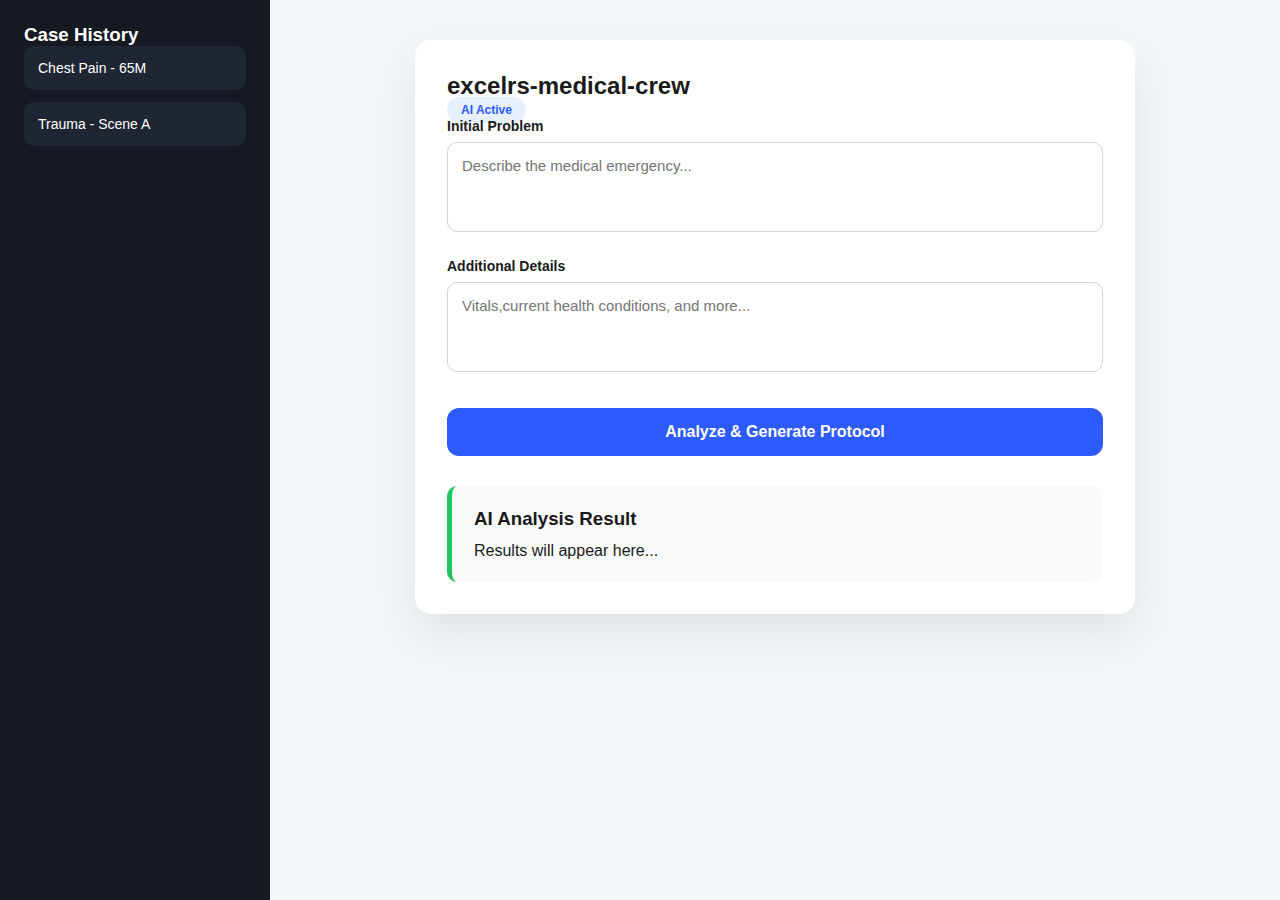
<file: indeex.html>
<!DOCTYPE html>
<html lang="en">
<head>
  <meta charset="utf-8" />
  <meta name="viewport" content="width=device-width, initial-scale=1" />
  <link rel="stylesheet" href="style.css">
  <title>excelrs-medical-crew</title>
</head>
<body>
  <div class="app-container">
  <aside class="sidebar">
    <h3>Case History</h3>
    <div class="history-item">Chest Pain - 65M</div>
    <div class="history-item">Trauma - Scene A</div>
  </aside>

  <main class="main-content">
    <div class="medical-card">
      <header>
        <h2>excelrs-medical-crew</h2>
        <span class="status-badge">AI Active</span>
      </header>

      <div class="input-group">
        <label>Initial Problem</label>
        <textarea placeholder="Describe the medical emergency..."></textarea>
      </div>

      <div class="input-group">
        <label>Additional Details</label>
        <textarea placeholder="Vitals,current health conditions, and more..."></textarea>
      </div>

      <button class="analyze-btn">Analyze & Generate Protocol</button>

      <div class="result-box">
        <h3>AI Analysis Result</h3>
        <p id="result-text">Results will appear here...</p>
      </div>
    </div>
  </main>
</div>
</body>
</html>
</file>
<file: style.css>
/* Reset */
* {
  margin: 0;
  padding: 0;
  box-sizing: border-box;
  font-family: 'Inter', sans-serif;
}

/* Body */
body {
  background: #f3f6fb;
  color: #1a1a1a;
}

/* Layout */
.app-container {
  display: flex;
  height: 100vh;
}

/* Sidebar */
.sidebar {
  width: 270px;
  background: #141922;
  padding: 24px;
  color: white;
}

.sidebar-title {
  font-size: 18px;
  margin-bottom: 20px;
  font-weight: 600;
}

.history-item {
  padding: 14px;
  margin-bottom: 12px;
  background: #1f2633;
  border-radius: 10px;
  font-size: 14px;
  cursor: pointer;
  transition: background 0.3s;
}

.history-item:hover {
  background: #2d3648;
}

.history-item.active {
  background: #2d5bff;
}

/* Main Area */
.main-content {
  flex: 1;
  padding: 40px;
  display: flex;
  justify-content: center;
  align-items: flex-start;
}

/* Main Card */
.medical-card {
  width: 100%;
  max-width: 720px;
  background: white;
  border-radius: 16px;
  padding: 32px;
  box-shadow: 0 20px 40px rgba(0,0,0,0.08);
}

/* Header */
.card-header {
  display: flex;
  justify-content: space-between;
  align-items: center;
  margin-bottom: 28px;
}

.title {
  font-size: 20px;
  font-weight: 700;
}

.status-badge {
  background: #e6f0ff;
  color: #2d5bff;
  padding: 6px 14px;
  border-radius: 20px;
  font-size: 12px;
  font-weight: 600;
}

/* Inputs */
.input-group {
  margin-bottom: 22px;
}

label {
  font-size: 14px;
  font-weight: 600;
  margin-bottom: 8px;
  display: block;
}

textarea {
  width: 100%;
  min-height: 90px;
  padding: 14px;
  border-radius: 10px;
  border: 1.5px solid #d1d5db;
  font-size: 15px;
  resize: none;
}

textarea:focus {
  outline: none;
  border-color: #2d5bff;
}

/* Button */
.analyze-btn {
  width: 100%;
  background: #2d5bff;
  color: white;
  padding: 15px;
  border: none;
  border-radius: 12px;
  font-size: 16px;
  font-weight: 700;
  cursor: pointer;
  margin-top: 10px;
}

.analyze-btn:hover {
  background: #1f46d8;
}

/* Result Box */
.result-box {
  margin-top: 30px;
  padding: 22px;
  background: #f9fafb;
  border-left: 5px solid #22c55e;
  border-radius: 10px;
}

.result-box h3 {
  margin-bottom: 12px;
}

.result-box ul {
  margin-left: 20px;
  margin-bottom: 12px;
}

.result-box li {
  margin-bottom: 6px;
  font-size: 14px;
}

.critical {
  color: #dc2626;
  font-weight: 600;
  font-size: 14px;
}
</file>
